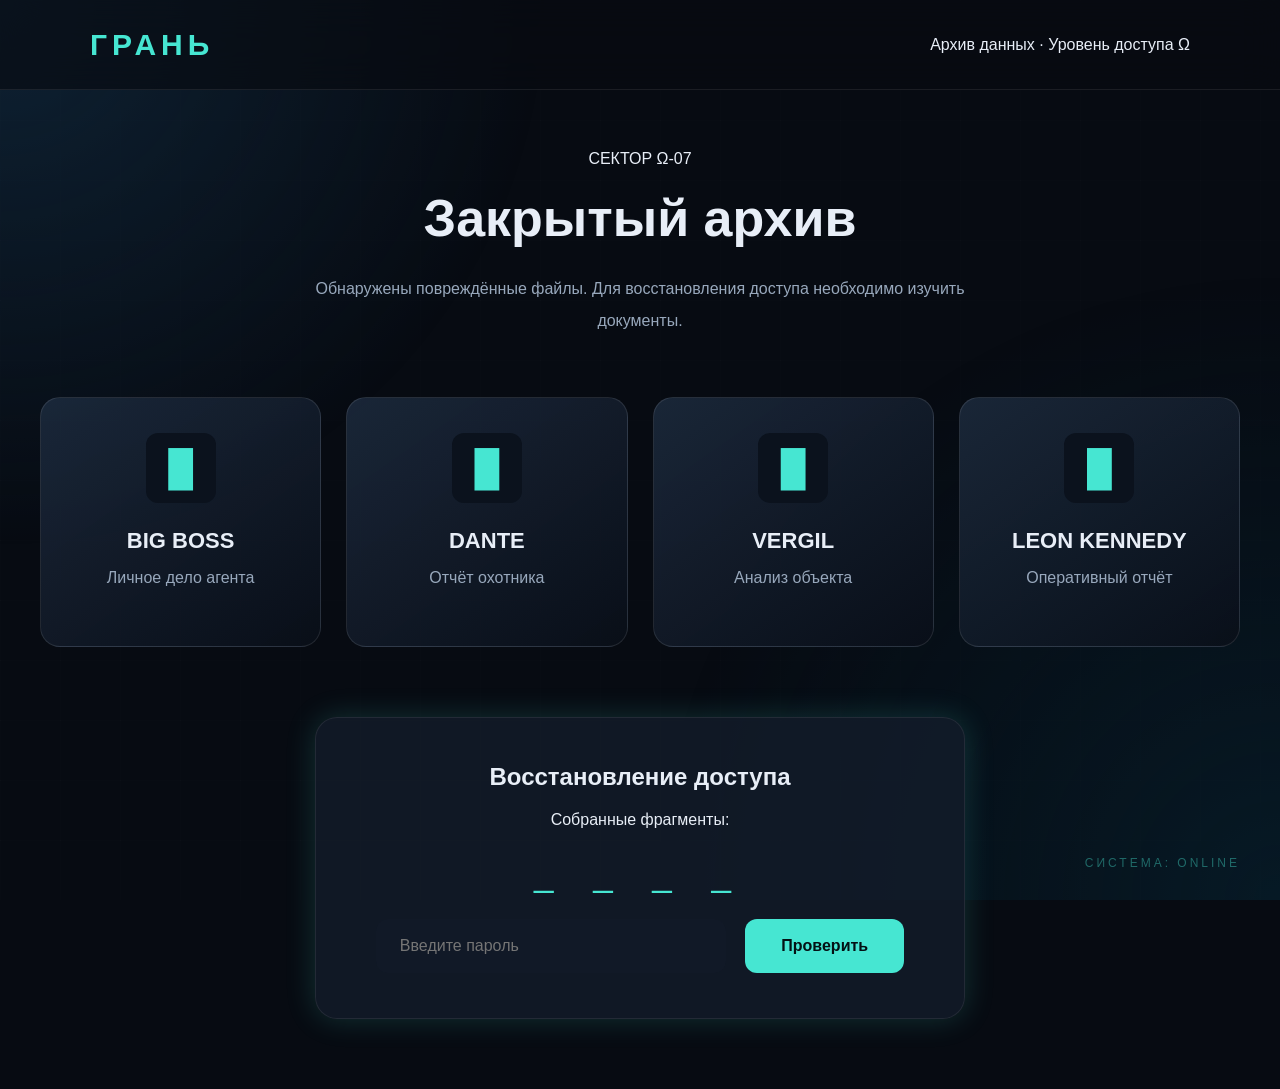
<file: archive.html>
<!doctype html>
<html lang="ru">
  <head>
    <meta charset="UTF-8" />

    <meta name="viewport" content="width=device-width, initial-scale=1.0" />

    <title>ГРАНЬ | Архив данных</title>

    <link rel="stylesheet" href="css/style.css" />
  </head>

  <body class="archive-page">
    <div class="background-grid"></div>
    <div class="background-noise"></div>

    <header>
      <div class="logo">
        <h2>ГРАНЬ</h2>
      </div>

      <div class="desk-status">Архив данных · Уровень доступа Ω</div>
    </header>

    <main class="archive-container">
      <span class="memory-label"> СЕКТОР Ω-07 </span>

      <h1>Закрытый архив</h1>

      <p>
        Обнаружены повреждённые файлы. Для восстановления доступа необходимо
        изучить документы.
      </p>

      <!-- ФАЙЛЫ -->

      <div class="file-grid">
        <div class="file-card" data-file="bigboss">
          <div class="file-icon">█</div>

          <h3>BIG BOSS</h3>

          <p>Личное дело агента</p>
        </div>

        <div class="file-card" data-file="dante">
          <div class="file-icon">█</div>

          <h3>DANTE</h3>

          <p>Отчёт охотника</p>
        </div>

        <div class="file-card" data-file="vergil">
          <div class="file-icon">█</div>

          <h3>VERGIL</h3>

          <p>Анализ объекта</p>
        </div>

        <div class="file-card" data-file="leon">
          <div class="file-icon">█</div>

          <h3>LEON KENNEDY</h3>

          <p>Оперативный отчёт</p>
        </div>
      </div>

      <!-- ПАРОЛЬ -->

      <div class="password-panel">
        <h2>Восстановление доступа</h2>

        <p>Собранные фрагменты:</p>

        <div id="passwordParts">_ _ _ _</div>

        <input id="passwordInput" placeholder="Введите пароль" />

        <button id="checkPassword">Проверить</button>
      </div>
    </main>

    <!-- =====================
        ОКНО ФАЙЛА
====================== -->

    <div id="fileModal">
      <div class="file-window">
        <button id="closeFile">X</button>

        <h2 id="fileTitle"></h2>

        <div id="fileText"></div>
      </div>
    </div>

    <div id="successModal">
      <div class="modal-window">
        <span class="modal-label"> Доступ получен </span>

        <h2>Архив восстановлен</h2>

        <p>Последний сектор разблокирован.</p>

        <button id="continueButton">Открыть галерею</button>
      </div>
    </div>

    <script src="js/archive.js"></script>
  </body>
</html>
</file>
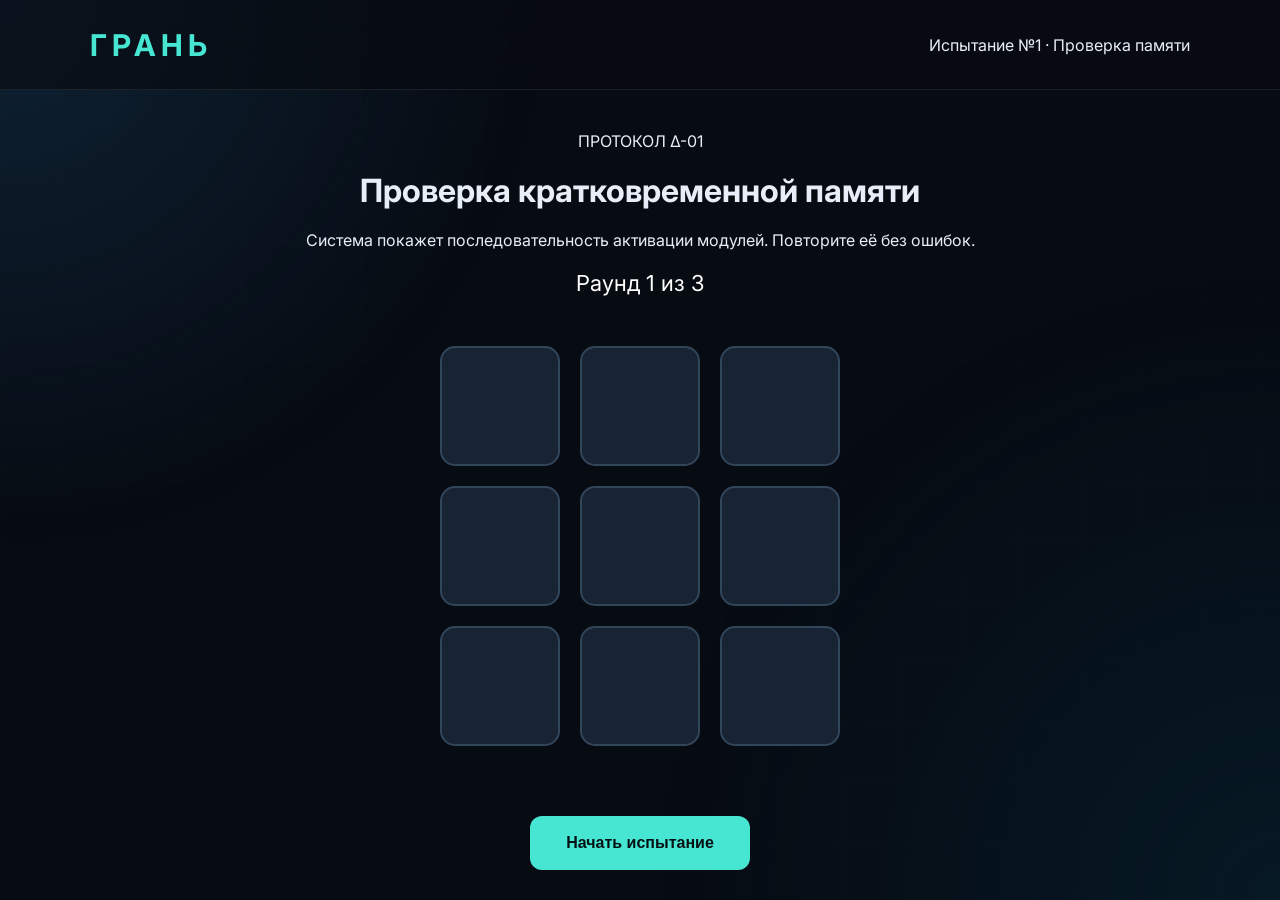
<file: desk.html>
<!doctype html>
<html lang="ru">
  <head>
    <meta charset="UTF-8" />
    <meta name="viewport" content="width=device-width, initial-scale=1.0" />

    <title>ГРАНЬ | Испытание №1</title>

    <link rel="stylesheet" href="css/style.css" />

    <link rel="preconnect" href="https://fonts.googleapis.com" />

    <link
      href="https://fonts.googleapis.com/css2?family=Inter:wght@300;400;500;600;700&display=swap"
      rel="stylesheet"
    />
  </head>

  <body class="memory-page">
    <div class="background-grid"></div>
    <div class="background-noise"></div>

    <header>
      <div class="logo">
        <h2>ГРАНЬ</h2>
      </div>

      <div class="desk-status">Испытание №1 · Проверка памяти</div>
    </header>

    <main class="memory-container">
      <span class="memory-label"> ПРОТОКОЛ Δ-01 </span>

      <h1>Проверка кратковременной памяти</h1>

      <p>
        Система покажет последовательность активации модулей. Повторите её без
        ошибок.
      </p>

      <div id="roundText">Раунд 1 из 3</div>

      <div id="memoryGrid">
        <div class="memoryTile" data-id="0"></div>
        <div class="memoryTile" data-id="1"></div>
        <div class="memoryTile" data-id="2"></div>

        <div class="memoryTile" data-id="3"></div>
        <div class="memoryTile" data-id="4"></div>
        <div class="memoryTile" data-id="5"></div>

        <div class="memoryTile" data-id="6"></div>
        <div class="memoryTile" data-id="7"></div>
        <div class="memoryTile" data-id="8"></div>
      </div>

      <button id="startButton">Начать испытание</button>
    </main>

    <!-- Победа -->

    <div id="successModal">
      <div class="modal-window">
        <span class="modal-label"> Испытание завершено </span>

        <h2>Доступ подтверждён</h2>

        <p>
          Проверка памяти успешно завершена.

          <br /><br />

          Открывается следующий сектор комплекса.
        </p>

        <button id="continueButton">Перейти далее</button>
      </div>
    </div>

    <!-- Проигрыш -->

    <div id="failModal">
      <div class="modal-window">
        <span class="modal-label"> Ошибка </span>

        <h2>Последовательность нарушена</h2>

        <p>Испытание будет перезапущено.</p>

        <button id="restartButton">Попробовать снова</button>
      </div>
    </div>

    <audio id="beepSound">
      <source src="assets/audio/bip.mp3" />
    </audio>

    <audio id="successSound">
      <source src="assets/audio/succes.mp3" />
    </audio>

    <audio id="errorSound">
      <source src="assets/audio/error.mp3" />
    </audio>

    <script src="js/desk.js"></script>
  </body>
</html>
</file>
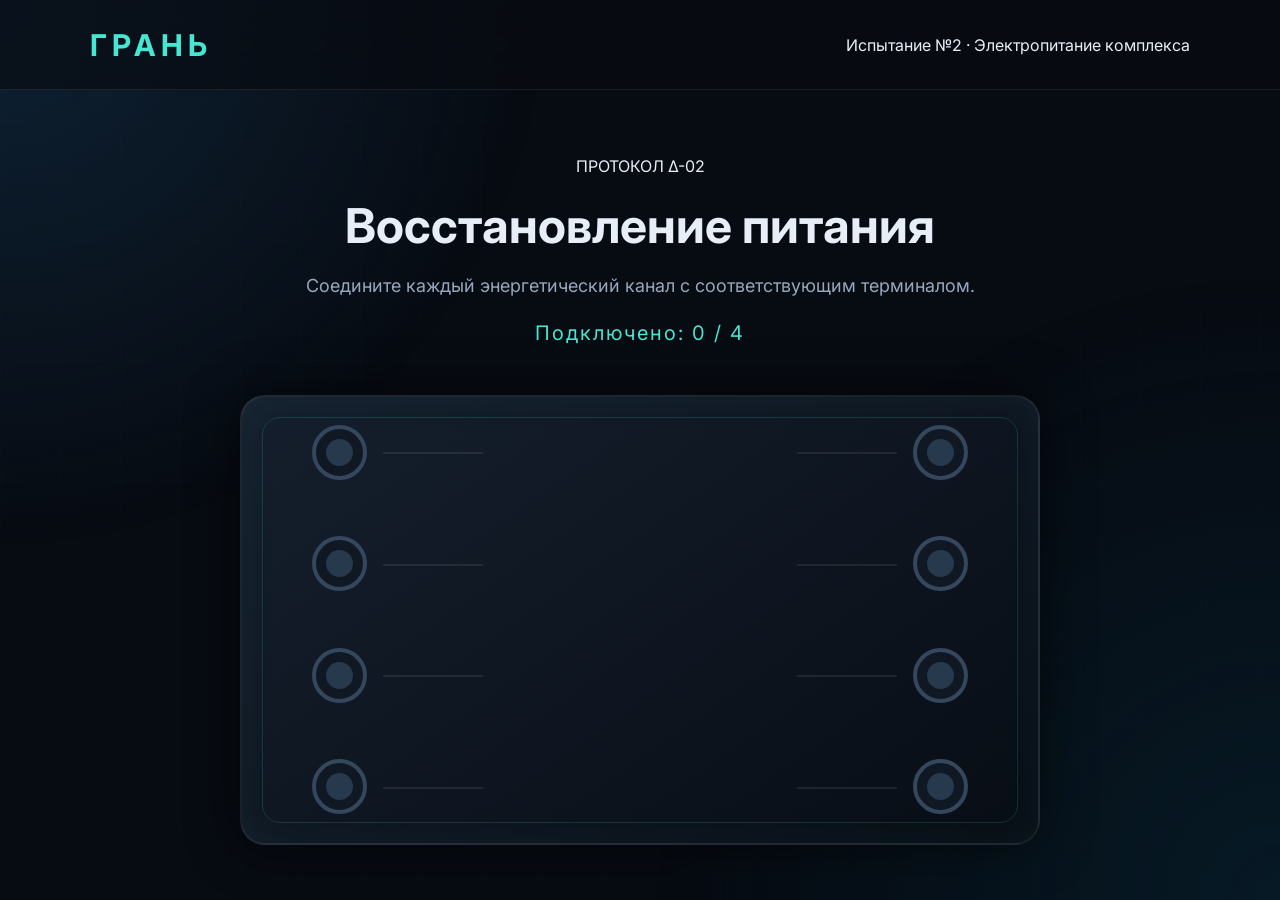
<file: electrical.html>
<!doctype html>
<html lang="ru">
  <head>
    <meta charset="UTF-8" />
    <meta name="viewport" content="width=device-width, initial-scale=1.0" />

    <title>ГРАНЬ | Испытание №2</title>

    <link rel="stylesheet" href="css/style.css" />

    <link rel="preconnect" href="https://fonts.googleapis.com" />

    <link
      href="https://fonts.googleapis.com/css2?family=Inter:wght@300;400;500;600;700&display=swap"
      rel="stylesheet"
    />
  </head>

  <body class="electrical-page">
    <div class="background-grid"></div>
    <div class="background-noise"></div>

    <header>
      <div class="logo">
        <h2>ГРАНЬ</h2>
      </div>

      <div class="desk-status">Испытание №2 · Электропитание комплекса</div>
    </header>

    <main class="electricalContainer">
      <span class="memory-label"> ПРОТОКОЛ Δ-02 </span>

      <h1>Восстановление питания</h1>

      <p>Соедините каждый энергетический канал с соответствующим терминалом.</p>

      <div id="taskText">Подключено: 0 / 4</div>

      <div id="electricalBoard">
        <!-- Левая сторона -->

        <div class="leftColumn">
          <div class="connector left" data-id="0"></div>

          <div class="connector left" data-id="1"></div>

          <div class="connector left" data-id="2"></div>

          <div class="connector left" data-id="3"></div>
        </div>

        <!-- Линии -->

        <svg id="wireCanvas"></svg>

        <!-- Правая сторона -->

        <div class="rightColumn">
          <div class="connector right" data-id="0"></div>

          <div class="connector right" data-id="1"></div>

          <div class="connector right" data-id="2"></div>

          <div class="connector right" data-id="3"></div>
        </div>
      </div>
    </main>

    <!-- Победа -->

    <div id="successModal">
      <div class="modal-window">
        <span class="modal-label"> Испытание завершено </span>

        <h2>Питание восстановлено</h2>

        <p>
          Основной шлюз карманного измерения снова доступен.

          <br /><br />

          Теперь вы можете войти внутрь.
        </p>

        <button id="continueButton">Войти в карманное измерение</button>
      </div>
    </div>

    <audio id="connectSound">
      <source src="assets/audio/bip.mp3" />
    </audio>

    <audio id="successSound">
      <source src="assets/audio/succes.mp3" />
    </audio>

    <audio id="errorSound">
      <source src="assets/audio/error.mp3" />
    </audio>

    <script src="js/electrical.js"></script>
  </body>
</html>
</file>
<file: css/style.css>
/* ==========================================================
   ГРАНЬ
   style.css
========================================================== */

:root {
  --bg: #070b12;
  --bg2: #0f1624;

  --card: rgba(20, 30, 45, 0.7);

  --line: rgba(255, 255, 255, 0.08);

  --text: #e8eef7;

  --text2: #98a8bc;

  --accent: #46e6d2;

  --accent2: #13bdaa;

  --danger: #e45a5a;

  --shadow: 0 0 30px rgba(70, 230, 210, 0.18);

  --radius: 18px;
}

* {
  margin: 0;
  padding: 0;
  box-sizing: border-box;
}

html {
  scroll-behavior: smooth;
}

body {
  background: var(--bg);

  color: var(--text);

  font-family: "Inter", sans-serif;

  overflow-x: hidden;
}

/* ============================
    ФОН
============================ */

.background-grid {
  position: fixed;

  inset: 0;

  background-image:
    linear-gradient(rgba(255, 255, 255, 0.03) 1px, transparent 1px),
    linear-gradient(90deg, rgba(255, 255, 255, 0.03) 1px, transparent 1px);

  background-size: 60px 60px;

  opacity: 0.35;

  z-index: -3;
}

.background-noise {
  position: fixed;

  inset: 0;

  background:
    radial-gradient(circle at top left, #14324b 0%, transparent 35%),
    radial-gradient(circle at bottom right, #072433 0%, transparent 40%);

  opacity: 0.6;

  z-index: -2;
}

/* ============================
        ЗАГРУЗКА
============================ */

#loader {
  position: fixed;

  inset: 0;

  background: #04070d;

  display: flex;

  flex-direction: column;

  justify-content: center;

  align-items: center;

  gap: 35px;

  z-index: 9999;
}

.loader-logo h1 {
  font-size: 70px;

  letter-spacing: 12px;

  color: var(--accent);
}

.loader-logo p {
  margin-top: 10px;

  color: var(--text2);

  text-align: center;
}

.loader-progress {
  width: 420px;

  height: 6px;

  background: #111927;

  border-radius: 50px;

  overflow: hidden;
}

#loaderBar {
  width: 0%;

  height: 100%;

  background: linear-gradient(90deg, var(--accent), #91fff0);
}

#loaderText {
  color: var(--text2);

  letter-spacing: 2px;
}

/* ============================
        HEADER
============================ */

header {
  width: 100%;

  height: 90px;

  padding: 0 90px;

  display: flex;

  justify-content: space-between;

  align-items: center;

  position: fixed;

  top: 0;

  backdrop-filter: blur(20px);

  background: rgba(8, 12, 18, 0.65);

  border-bottom: 1px solid var(--line);

  z-index: 100;
}

.logo h2 {
  color: var(--accent);

  font-size: 30px;

  letter-spacing: 5px;
}

nav {
  display: flex;

  gap: 40px;
}

nav a {
  color: var(--text2);

  text-decoration: none;

  transition: 0.3s;
}

nav a:hover {
  color: white;
}

/* ============================
        HERO
============================ */

.hero {
  height: 100vh;

  display: flex;

  align-items: center;

  padding: 0 140px;
}

.hero-content {
  width: 700px;
}

.status {
  color: var(--accent);

  letter-spacing: 3px;

  font-size: 13px;
}

.hero h1 {
  margin-top: 20px;

  font-size: 72px;

  line-height: 80px;
}

.hero h1 span {
  display: block;

  color: var(--accent);
}

.hero p {
  margin-top: 30px;

  width: 620px;

  color: var(--text2);

  font-size: 20px;

  line-height: 36px;
}

/* ============================
        СЕКЦИИ
============================ */

section {
  width: 1200px;

  margin: auto;

  padding: 120px 0;
}

.section-title {
  display: flex;

  align-items: center;

  gap: 20px;

  margin-bottom: 45px;
}

.section-title span {
  color: var(--accent);

  font-size: 14px;

  letter-spacing: 4px;
}

.section-title h2 {
  font-size: 42px;
}

/* ============================
        КАРТОЧКИ
============================ */

.card {
  background: var(--card);

  border: 1px solid var(--line);

  border-radius: var(--radius);

  padding: 45px;

  backdrop-filter: blur(15px);

  box-shadow: var(--shadow);
}

.card h3 {
  margin-bottom: 20px;
}

.card p {
  margin-top: 15px;

  color: var(--text2);

  line-height: 34px;
}

/* ============================
        ABOUT GRID
============================ */

.about-grid {
  margin-top: 40px;

  display: grid;

  grid-template-columns: repeat(4, 1fr);

  gap: 25px;
}

.info-card {
  background: var(--card);

  border-radius: var(--radius);

  border: 1px solid var(--line);

  padding: 35px;

  transition: 0.3s;
}

.info-card:hover {
  transform: translateY(-8px);

  box-shadow: var(--shadow);
}

.info-card h4 {
  margin-bottom: 15px;
}

.info-card p {
  color: var(--accent);

  font-size: 28px;
}

/* ============================
        СОТРУДНИКИ
============================ */

.team-grid {
  display: grid;

  grid-template-columns: repeat(3, 1fr);

  gap: 35px;
}

.employee {
  background: var(--card);

  border-radius: var(--radius);

  border: 1px solid var(--line);

  padding: 40px;

  transition: 0.35s;
}

.employee:hover {
  transform: translateY(-10px);

  box-shadow: var(--shadow);
}

.avatar {
  width: 90px;

  height: 90px;

  border-radius: 50%;

  background: linear-gradient(145deg, #18334f, #09111d);

  margin-bottom: 25px;
}

.employee h3 {
  margin-bottom: 15px;
}

.employee p {
  color: var(--text2);

  line-height: 30px;
}

/* ============================
        ПОДПИСКА
============================ */

.subscribe-box {
  background: var(--card);

  border: 1px solid var(--line);

  border-radius: 24px;

  padding: 70px;

  text-align: center;

  box-shadow: var(--shadow);
}

.subscribe-box span {
  color: var(--accent);

  letter-spacing: 4px;

  font-size: 13px;
}

.subscribe-box h2 {
  margin-top: 20px;

  font-size: 42px;
}

.subscribe-box p {
  margin: 20px auto 45px;

  width: 700px;

  color: var(--text2);

  line-height: 32px;
}

form {
  display: flex;

  justify-content: center;

  gap: 20px;
}

input {
  width: 500px;

  padding: 18px 24px;

  border-radius: 12px;

  border: none;

  background: #111927;

  color: white;

  outline: none;

  font-size: 16px;
}

button {
  cursor: pointer;

  border: none;

  border-radius: 12px;

  padding: 18px 36px;

  font-size: 16px;

  background: var(--accent);

  color: #041114;

  font-weight: 600;

  transition: 0.3s;
}

button:hover {
  transform: translateY(-3px);

  background: #7efff1;
}

/* ============================
        МОДАЛЬНОЕ ОКНО
============================ */

#candidateModal {
  position: fixed;

  inset: 0;

  background: rgba(0, 0, 0, 0.85);

  display: none;

  justify-content: center;

  align-items: center;

  z-index: 5000;
}

.modal-window {
  width: 650px;

  padding: 50px;

  background: #111927;

  border-radius: 22px;

  border: 1px solid var(--line);

  box-shadow: 0 0 60px rgba(0, 0, 0, 0.6);
}

.modal-label {
  color: var(--accent);

  letter-spacing: 4px;

  font-size: 12px;
}

.modal-window h2 {
  margin-top: 20px;

  font-size: 34px;
}

.modal-window p {
  margin: 30px 0;

  color: var(--text2);

  line-height: 34px;
}

.modal-buttons {
  display: flex;

  gap: 20px;
}

#declineButton {
  background: #283444;

  color: white;
}

#declineButton:hover {
  background: var(--danger);
}

/* ============================
        АНИМАЦИИ
============================ */

@keyframes fadeIn {
  from {
    opacity: 0;

    transform: translateY(40px);
  }

  to {
    opacity: 1;

    transform: translateY(0);
  }
}

.hero-content,
.card,
.employee,
.info-card,
.subscribe-box {
  animation: fadeIn 1s ease;
}

/* ============================
        ВЫДЕЛЕНИЕ
============================ */

::selection {
  background: var(--accent);

  color: #000;
}
#successModal,
#failModal {
  display: none;
}
.memory-page {
  display: flex;
  justify-content: center;
  align-items: center;
  min-height: 100vh;
}

.memory-container {
  width: 700px;

  margin-top: 100px;

  display: flex;

  flex-direction: column;

  align-items: center;

  gap: 20px;
}

#memoryGrid {
  display: grid;

  grid-template-columns: repeat(3, 120px);

  grid-template-rows: repeat(3, 120px);

  gap: 20px;

  margin: 30px 0;
}

.memoryTile {
  width: 120px;

  height: 120px;

  background: #182434;

  border: 2px solid #31465b;

  border-radius: 15px;

  cursor: pointer;

  transition: 0.2s;
}

.memoryTile:hover {
  transform: scale(1.05);
}

.memoryTile.active {
  background: #46e6d2;

  box-shadow: 0 0 40px #46e6d2;
}

#roundText {
  font-size: 22px;

  color: white;
}

#startButton {
  margin-top: 20px;
}
/*==================================================
        ELECTRICAL PAGE
        Испытание №2
==================================================*/

.electrical-page {
  min-height: 100vh;

  display: flex;

  justify-content: center;

  align-items: center;
}

.electricalContainer {
  width: 900px;

  margin-top: 100px;

  text-align: center;

  display: flex;

  flex-direction: column;

  align-items: center;
}

.electricalContainer h1 {
  font-size: 48px;

  margin-top: 20px;
}

.electricalContainer p {
  color: var(--text2);

  margin-top: 20px;

  font-size: 18px;
}

#taskText {
  margin-top: 25px;

  color: var(--accent);

  font-size: 20px;

  letter-spacing: 2px;
}

/* ===============================
        ЭЛЕКТРОЩИТОВАЯ
================================ */

#electricalBoard {
  position: relative;

  margin-top: 50px;

  width: 800px;

  height: 450px;

  background: linear-gradient(145deg, #151f2d, #080d15);

  border-radius: 25px;

  border: 2px solid rgba(255, 255, 255, 0.08);

  box-shadow:
    0 0 50px rgba(0, 0, 0, 0.6),
    inset 0 0 40px rgba(70, 230, 210, 0.05);
}

/* Старая панель внутри */

#electricalBoard::before {
  content: "";

  position: absolute;

  inset: 20px;

  border-radius: 18px;

  border: 1px solid rgba(70, 230, 210, 0.15);
}

/* ===============================
        КОЛОНКИ
================================ */

.leftColumn,
.rightColumn {
  position: absolute;

  top: 0;

  height: 100%;

  display: flex;

  flex-direction: column;

  justify-content: space-around;

  z-index: 2;
}

.leftColumn {
  left: 70px;
}

.rightColumn {
  right: 70px;
}

/* ===============================
        КОНТАКТЫ
================================ */

.connector {
  width: 55px;

  height: 55px;

  border-radius: 50%;

  background: #101824;

  border: 4px solid #34475d;

  cursor: pointer;

  transition: 0.25s;

  position: relative;
}

.connector::after {
  content: "";

  position: absolute;

  inset: 10px;

  border-radius: 50%;

  background: #26394d;
}

.connector:hover {
  transform: scale(1.15);

  border-color: var(--accent);

  box-shadow: 0 0 25px var(--accent);
}

.connector.left::before {
  content: "";

  position: absolute;

  right: -120px;

  top: 50%;

  width: 100px;

  height: 2px;

  background: rgba(255, 255, 255, 0.08);
}

.connector.right::before {
  content: "";

  position: absolute;

  left: -120px;

  top: 50%;

  width: 100px;

  height: 2px;

  background: rgba(255, 255, 255, 0.08);
}

/* ===============================
        ПРОВОДА
================================ */

#wireCanvas {
  position: absolute;

  inset: 0;

  width: 100%;

  height: 100%;

  z-index: 1;
}

/* ===============================
        МОДАЛКА
================================ */

#successModal {
  display: none;

  position: fixed;

  inset: 0;

  background: rgba(0, 0, 0, 0.75);

  justify-content: center;

  align-items: center;

  z-index: 5000;
}

/* ===============================
        АНИМАЦИЯ ПИТАНИЯ
================================ */

@keyframes pulsePower {
  0% {
    box-shadow: 0 0 10px var(--accent);
  }

  50% {
    box-shadow: 0 0 35px var(--accent);
  }

  100% {
    box-shadow: 0 0 10px var(--accent);
  }
}

.connector.connected {
  animation: pulsePower 1.5s infinite;

  border-color: var(--accent);
}
.game-page {
  min-height: 100vh;
}

.game-container {
  padding-top: 130px;

  width: 1200px;

  margin: auto;

  text-align: center;
}

.game-header span {
  color: var(--accent);

  letter-spacing: 4px;
}

.game-header h1 {
  margin-top: 20px;

  font-size: 48px;
}

.game-header p {
  color: var(--text2);

  margin-top: 20px;
}

#unity-container {
  margin-top: 50px;

  width: 1000px;

  height: 600px;

  margin-left: auto;

  margin-right: auto;

  background: #000;

  border-radius: 20px;

  overflow: hidden;

  border: 1px solid rgba(70, 230, 210, 0.3);

  box-shadow: 0 0 50px rgba(70, 230, 210, 0.15);
}

#unity-canvas {
  width: 100%;

  height: 100%;
}

#unity-placeholder {
  padding-top: 220px;

  color: white;
}
/*==================================================
        ARCHIVE PAGE
        Архив данных Ω-07
==================================================*/

.archive-page {
  min-height: 100vh;
}

.archive-container {
  width: 1200px;

  margin: 0 auto;

  padding-top: 150px;

  text-align: center;
}

.archive-container h1 {
  margin-top: 20px;

  font-size: 52px;
}

.archive-container > p {
  margin: 25px auto;

  width: 650px;

  color: var(--text2);

  line-height: 32px;
}

/*==================================================
        ФАЙЛЫ
==================================================*/

.file-grid {
  margin-top: 60px;

  display: grid;

  grid-template-columns: repeat(4, 1fr);

  gap: 25px;
}

.file-card {
  height: 250px;

  background: linear-gradient(
    145deg,
    rgba(30, 45, 65, 0.8),
    rgba(10, 15, 25, 0.9)
  );

  border: 1px solid rgba(255, 255, 255, 0.1);

  border-radius: 20px;

  padding: 35px 25px;

  cursor: pointer;

  transition: 0.35s;

  position: relative;

  overflow: hidden;
}

.file-card::before {
  content: "";

  position: absolute;

  top: -100%;

  left: 0;

  width: 100%;

  height: 100%;

  background: linear-gradient(
    transparent,
    rgba(70, 230, 210, 0.15),
    transparent
  );

  transition: 0.5s;
}

.file-card:hover::before {
  top: 100%;
}

.file-card:hover {
  transform: translateY(-12px);

  border-color: var(--accent);

  box-shadow: 0 0 35px rgba(70, 230, 210, 0.2);
}

.file-icon {
  width: 70px;

  height: 70px;

  margin: 0 auto 25px;

  display: flex;

  align-items: center;

  justify-content: center;

  background: #0b121d;

  border-radius: 12px;

  color: var(--accent);

  font-size: 35px;
}

.file-card h3 {
  font-size: 22px;
}

.file-card p {
  color: var(--text2);

  margin-top: 15px;
}

/*==================================================
        ПАРОЛЬ
==================================================*/

.password-panel {
  margin: 70px auto;

  width: 650px;

  padding: 45px;

  background: rgba(20, 30, 45, 0.75);

  border-radius: 22px;

  border: 1px solid var(--line);

  box-shadow: var(--shadow);
}

.password-panel h2 {
  margin-bottom: 20px;
}

#passwordParts {
  margin: 25px;

  font-size: 35px;

  letter-spacing: 15px;

  color: var(--accent);
}

#passwordInput {
  width: 350px;

  margin-right: 15px;
}

/*==================================================
        ОКНО ФАЙЛА
==================================================*/

#fileModal {
  display: none;

  position: fixed;

  inset: 0;

  background: rgba(0, 0, 0, 0.85);

  justify-content: center;

  align-items: center;

  z-index: 6000;
}

.file-window {
  width: 700px;

  min-height: 450px;

  background: linear-gradient(145deg, #101927, #070b12);

  border: 1px solid rgba(70, 230, 210, 0.25);

  border-radius: 20px;

  padding: 50px;

  position: relative;

  box-shadow: 0 0 70px rgba(0, 0, 0, 0.8);

  animation: fileOpen 0.4s ease;
}

@keyframes fileOpen {
  from {
    opacity: 0;

    transform: scale(0.85);
  }

  to {
    opacity: 1;

    transform: scale(1);
  }
}

#closeFile {
  position: absolute;

  right: 20px;

  top: 20px;

  width: 40px;

  height: 40px;

  padding: 0;

  background: #202c3b;

  color: white;
}

#fileTitle {
  color: var(--accent);

  margin-bottom: 30px;
}

#fileText {
  text-align: left;

  color: var(--text2);

  line-height: 32px;

  font-size: 17px;
}

/*==================================================
        СКРЫТОЕ СЛОВО
==================================================*/

.secretWord {
  color: var(--text2);

  cursor: pointer;

  transition: 0.3s;
}

.secretWord:hover {
  color: var(--accent);

  text-shadow: 0 0 15px var(--accent);
}

.secretWord::after {
  content: "";
}

/*==================================================
        УСПЕХ
==================================================*/

#successModal {
  display: none;

  position: fixed;

  inset: 0;

  background: rgba(0, 0, 0, 0.85);

  justify-content: center;

  align-items: center;

  z-index: 7000;
}

/*==================================================
        ЭФФЕКТ АРХИВА
==================================================*/

.archive-container::after {
  content: "СИСТЕМА: ONLINE";

  position: fixed;

  bottom: 30px;

  right: 40px;

  color: rgba(70, 230, 210, 0.4);

  font-size: 12px;

  letter-spacing: 3px;
}
/*==================================================
        GALLERY PAGE
        Визуальный архив наблюдений
==================================================*/

.gallery-page {
  min-height: 100vh;
}

.gallery-header-section {
  padding-top: 150px;
}

.gallery-intro-card p:first-of-type {
  margin-top: 0;
}

/* ===============================
        СЕТКА ГАЛЕРЕИ
================================ */

.gallery-section {
  padding-top: 0;
}

.gallery-grid {
  display: grid;

  grid-template-columns: repeat(5, 1fr);

  gap: 25px;
}

/* ===============================
        КАРТОЧКА
================================ */

.gallery-card {
  background: var(--card);

  border: 1px solid var(--line);

  border-radius: var(--radius);

  overflow: hidden;

  cursor: pointer;

  position: relative;

  opacity: 0;

  transform: translateY(30px);

  transition:
    opacity 0.6s ease,
    transform 0.6s ease,
    box-shadow 0.3s ease,
    border-color 0.3s ease;

  transition-delay: var(--delay, 0ms);
}

.gallery-card--visible {
  opacity: 1;

  transform: translateY(0);
}

.gallery-card:hover {
  border-color: var(--accent);

  box-shadow: var(--shadow);
}

.gallery-card:hover .gallery-thumb img {
  transform: scale(1.08);
}

/* ===============================
        ПРЕВЬЮ ИЗОБРАЖЕНИЯ
================================ */

.gallery-thumb {
  width: 100%;

  height: 220px;

  overflow: hidden;

  background: linear-gradient(145deg, #18334f, #09111d);
}

.gallery-thumb img {
  width: 100%;

  height: 100%;

  object-fit: cover;

  display: block;

  transition: transform 0.4s ease;
}

/* плейсхолдер на случай отсутствующего файла изображения */

.gallery-thumb--missing {
  display: flex;

  align-items: center;

  justify-content: center;
}

.gallery-thumb--missing img {
  display: none;
}

.gallery-thumb--missing::after {
  content: "НЕТ СИГНАЛА";

  color: var(--text2);

  font-size: 13px;

  letter-spacing: 3px;
}

/* ===============================
        ПОДПИСЬ КАРТОЧКИ
================================ */

.gallery-overlay {
  padding: 20px 22px;

  border-top: 1px solid var(--line);
}

.gallery-code {
  color: var(--accent);

  font-size: 13px;

  letter-spacing: 3px;
}

.gallery-overlay p {
  margin-top: 8px;

  color: var(--text2);
}

/* ===============================
        СКРЫТЫЙ ТЕКСТ (ARG)
================================ */

.visually-hidden {
  position: absolute !important;

  width: 1px;

  height: 1px;

  padding: 0;

  margin: -1px;

  overflow: hidden;

  clip: rect(0, 0, 0, 0);

  white-space: nowrap;

  border: 0;
}

/* ===============================
        МОДАЛЬНОЕ ОКНО ПРОСМОТРА
================================ */

#galleryModal {
  display: none;

  position: fixed;

  inset: 0;

  background: rgba(0, 0, 0, 0.85);

  justify-content: center;

  align-items: center;

  z-index: 8000;
}

.gallery-modal-window {
  width: 800px;

  max-width: 90vw;

  max-height: 85vh;

  background: linear-gradient(145deg, #101927, #070b12);

  border: 1px solid rgba(70, 230, 210, 0.25);

  border-radius: 20px;

  padding: 40px;

  position: relative;

  box-shadow: 0 0 70px rgba(0, 0, 0, 0.8);

  animation: fileOpen 0.4s ease;

  display: flex;

  flex-direction: column;

  align-items: center;
}

.gallery-modal-window img {
  max-width: 100%;

  max-height: 60vh;

  border-radius: 12px;

  object-fit: contain;
}

#galleryModalCaption {
  margin-top: 25px;

  color: var(--text2);

  text-align: center;

  letter-spacing: 1px;
}

#closeGalleryModal {
  position: absolute;

  right: 20px;

  top: 20px;

  width: 40px;

  height: 40px;

  padding: 0;

  background: #202c3b;

  color: white;
}

/* ===============================
        АДАПТИВ
================================ */

@media (max-width: 1300px) {
  .gallery-grid {
    grid-template-columns: repeat(3, 1fr);
  }
}

@media (max-width: 700px) {
  .gallery-grid {
    grid-template-columns: repeat(2, 1fr);
  }
}
</file>
